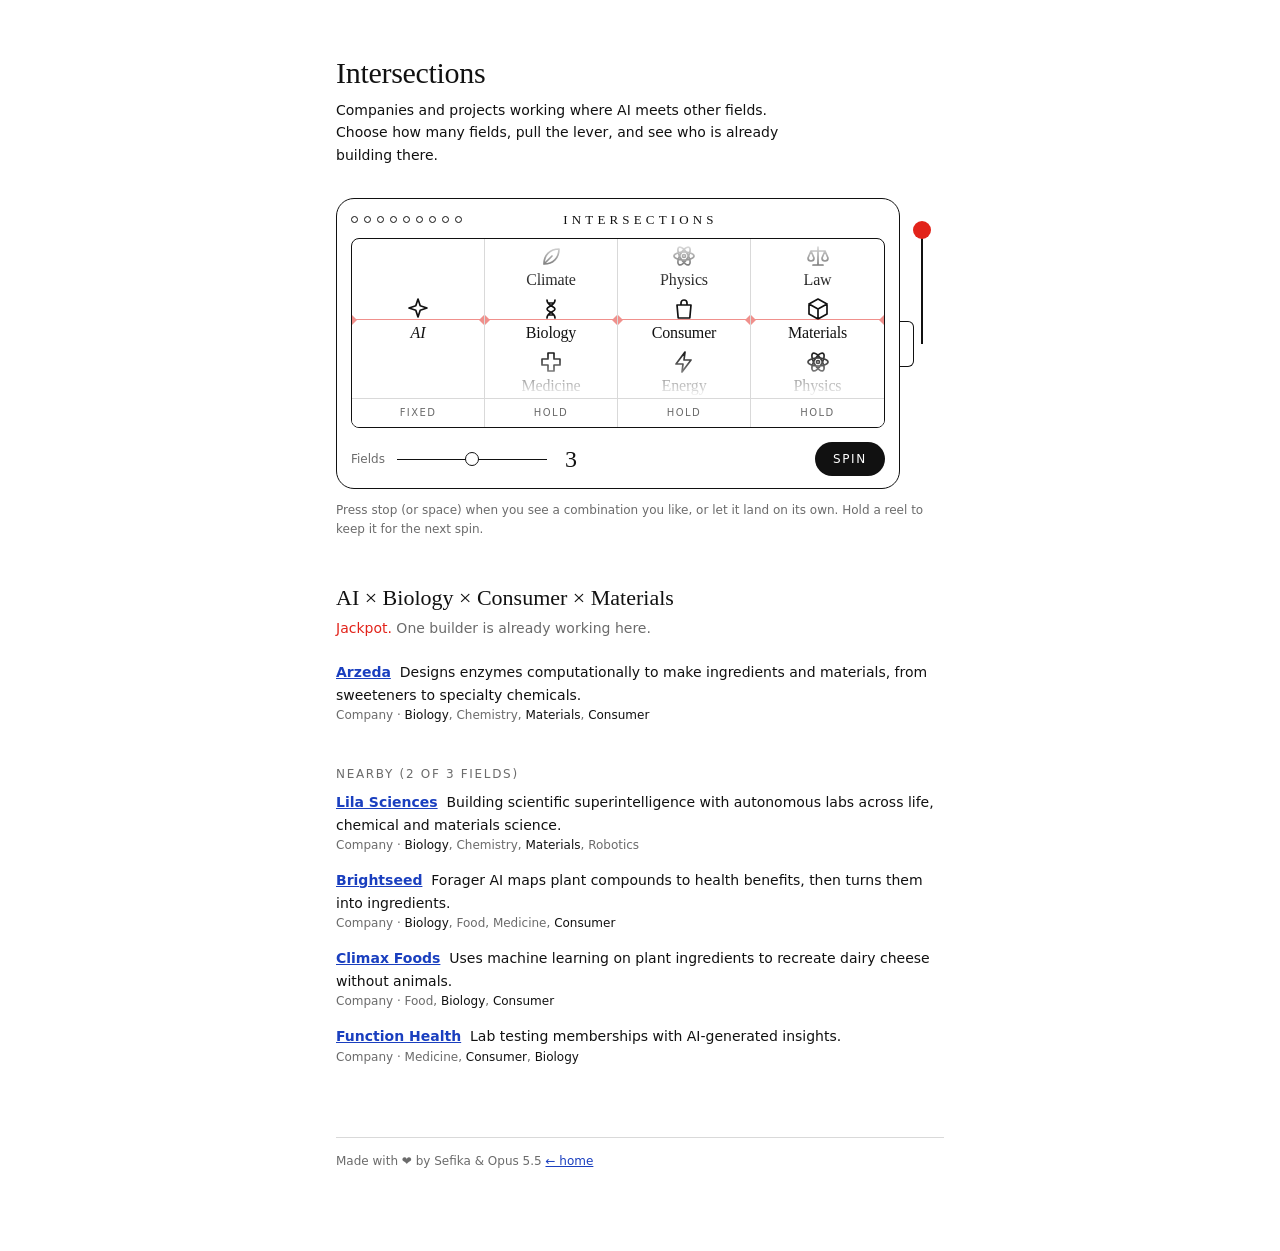
<file: intersections.html>
<!DOCTYPE html>
<html lang="en">
<head>
<meta charset="UTF-8">
<meta name="robots" content="noindex, nofollow">
<meta name="viewport" content="width=device-width, initial-scale=1.0">
<title>Intersections · Sefika Ozturk</title>
<meta name="description" content="A slot machine for finding companies and projects working where AI meets other fields.">
<meta property="og:title" content="Intersections">
<meta property="og:description" content="Pull the lever: AI × N fields, and who is already building there.">
<link rel="icon" href="data:image/svg+xml,<svg xmlns='http://www.w3.org/2000/svg' viewBox='0 0 100 100'><text y='.9em' font-size='90'>🌊</text></svg>">
<style>
/* Layout: one plain left-aligned column on white, Paul Graham style; a line-drawn slot machine is the only object on the page. */
:root {
  --paper: #ffffff;
  --ink: #111111;
  --soft: #6b6b6b;
  --hair: #d9d9d9;
  --red: #e2231a;
  --link: #1a3fbf;
  --serif: Georgia, "Times New Roman", Times, serif;
  --sans: Verdana, Geneva, "DejaVu Sans", sans-serif;
  color-scheme: light;
}
* { box-sizing: border-box; }
html, body { background: var(--paper); }
body { color: var(--ink); font: 14px/1.6 var(--sans); }
.page {
  max-width: 640px; margin: 0 auto;
  padding-left: max(16px, env(safe-area-inset-left, 0px));
  padding-right: max(16px, env(safe-area-inset-right, 0px));
  padding-block: 48px 72px;
}
h1 { font: 400 30px/1.1 var(--serif); margin: 0 0 10px; letter-spacing: -0.01em; }
.lede { margin: 0 0 32px; color: var(--ink); max-width: 34em; }
a { color: var(--link); }
a:focus-visible, button:focus-visible, input:focus-visible { outline: 2px solid var(--red); outline-offset: 2px; }

/* ---------- machine ---------- */
.machine { display: flex; align-items: stretch; gap: 0; }
.cabinet { flex: 1; min-width: 0; border: 1.5px solid var(--ink); border-radius: 18px; padding: 14px 14px 12px; }
.marquee { display: flex; justify-content: space-between; align-items: center; gap: 12px; margin-bottom: 12px; }
.marquee b { font: 400 13px/1 var(--serif); letter-spacing: .32em; text-transform: uppercase; }
.lights { display: flex; gap: 6px; }
.lights i { width: 7px; height: 7px; border-radius: 50%; border: 1px solid var(--ink); display: block; }
.spinning .lights i { animation: chase .9s steps(1) infinite; animation-delay: calc(var(--k) * 75ms); }
@keyframes chase { 0%, 30% { background: var(--red); border-color: var(--red); } 31%, 100% { background: transparent; } }
.jackpot .lights i { animation: flash .35s steps(1) 6; }
@keyframes flash { 0% { background: var(--red); border-color: var(--red); } 50% { background: transparent; border-color: var(--ink); } }
.marquee .win { font: 11px var(--sans); letter-spacing: .12em; text-transform: uppercase; color: var(--red); min-width: 6em; text-align: right; }

.reels { display: flex; flex-wrap: wrap; border: 1px solid var(--ink); border-radius: 8px; overflow: hidden; --fs: 18px; --h: 64px; }
.col { flex: 1 1 84px; min-width: 0; display: flex; flex-direction: column; border-right: 1px solid var(--hair); }
.col:last-child { border-right: 0; }
.reel { position: relative; height: calc(var(--h) * 3); overflow: hidden;
  -webkit-mask-image: linear-gradient(transparent, #000 30%, #000 70%, transparent);
  mask-image: linear-gradient(transparent, #000 30%, #000 70%, transparent); }
.payline { position: absolute; left: 0; right: 0; top: calc(var(--h) * 1.5); height: 0; border-top: 1px solid var(--red); opacity: .5; pointer-events: none; z-index: 2; }
.payline::before, .payline::after { content: ""; position: absolute; top: -5px; border: 5px solid transparent; }
.payline::before { left: 0; border-left-color: var(--red); }
.payline::after { right: 0; border-right-color: var(--red); }
.strip { position: absolute; left: 0; right: 0; top: 0; will-change: transform; }
.cell { height: var(--h); display: flex; flex-direction: column; align-items: center; justify-content: center; gap: calc(var(--fs) * .25); padding-inline: 4px; }
.cell svg { width: calc(var(--fs) * 1.5); height: calc(var(--fs) * 1.5); flex: none; }
.cell span { font: 400 var(--fs)/1 var(--serif); white-space: nowrap; letter-spacing: -0.01em; }
.moving .strip { filter: blur(1px); }
.col.ai .cell span { font-style: italic; }
.col.ai .strip { position: static; padding-top: var(--h); }
.hold { font: 10px/1 var(--sans); letter-spacing: .14em; text-transform: uppercase; background: var(--paper); color: var(--soft);
  border: 0; border-top: 1px solid var(--hair); padding: 9px 4px; cursor: pointer; }
.hold:hover { color: var(--ink); }
.hold[aria-pressed="true"] { background: var(--ink); color: var(--paper); }
.hold[disabled] { cursor: default; color: var(--hair); }
.col.ai .hold { color: var(--soft); cursor: default; }
.landed .strip { animation: thunk .28s ease-out; }
@keyframes thunk { 40% { transform: var(--t) translateY(3px); } }

.tray { display: flex; flex-wrap: wrap; align-items: center; gap: 10px 20px; margin-top: 14px; }
.tray label { font-size: 12px; color: var(--soft); }
.nwrap { display: flex; align-items: center; gap: 10px; }
.nval { font: 400 24px/1 var(--serif); width: 1em; text-align: center; font-variant-numeric: tabular-nums; }
input[type=range] { -webkit-appearance: none; appearance: none; width: 150px; height: 24px; background: transparent; cursor: pointer; }
input[type=range]::-webkit-slider-runnable-track { height: 1px; background: var(--ink); }
input[type=range]::-moz-range-track { height: 1px; background: var(--ink); }
input[type=range]::-webkit-slider-thumb { -webkit-appearance: none; width: 14px; height: 14px; margin-top: -7px; border-radius: 50%; background: var(--paper); border: 1.5px solid var(--ink); }
input[type=range]::-moz-range-thumb { width: 12px; height: 12px; border-radius: 50%; background: var(--paper); border: 1.5px solid var(--ink); }
.spin { margin-left: auto; font: 12px/1 var(--sans); letter-spacing: .14em; text-transform: uppercase; background: var(--ink); color: var(--paper); border: 0; border-radius: 99px; padding: 11px 18px; cursor: pointer; }
.spin.stop { background: var(--red); }

/* lever */
.lever { width: 44px; flex: none; position: relative; cursor: grab; touch-action: none; border: 0; background: none; padding: 0; }
.lever .base { position: absolute; left: 0; top: 50%; width: 14px; height: 46px; margin-top: -23px; border: 1.5px solid var(--ink); border-left: 0; border-radius: 0 6px 6px 0; }
.lever .arm { position: absolute; left: 13px; bottom: 50%; width: 18px; height: 42%; transform-origin: 50% 100%; transition: transform .35s cubic-bezier(.3,1.5,.5,1); }
.lever .arm::before { content: ""; position: absolute; left: 8px; top: 12px; bottom: 0; width: 1.5px; background: var(--ink); }
.lever .arm::after { content: ""; position: absolute; left: 0; top: 0; width: 18px; height: 18px; border-radius: 50%; background: var(--red); }
.lever.pulled .arm { transform: scaleY(-1); transition: transform .18s ease-in; }

.hint { margin: 12px 0 0; font-size: 12px; color: var(--soft); }

/* ---------- results ---------- */
.result { margin-top: 44px; }
.combo { font: 400 22px/1.25 var(--serif); margin: 0 0 6px; text-wrap: balance; }
.verdict { margin: 0 0 22px; color: var(--soft); }
.verdict b { color: var(--red); font-weight: 400; }
h2.sub { font: 12px var(--sans); letter-spacing: .14em; text-transform: uppercase; color: var(--soft); margin: 28px 0 10px; font-weight: 400; }
ul.list { list-style: none; margin: 0; padding: 0; }
ul.list li { padding: 0 0 14px; }
ul.list li a.name { font-weight: bold; }
.meta { display: block; font-size: 12px; color: var(--soft); }
.meta em { font-style: normal; color: var(--ink); }
.scout { font: inherit; color: var(--link); background: none; border: 0; padding: 0; text-decoration: underline; cursor: pointer; }
.scout[disabled] { color: var(--soft); cursor: progress; }
footer { margin-top: 56px; padding-top: 14px; border-top: 1px solid var(--hair); font-size: 12px; color: var(--soft); }

@media (max-width: 480px) {
  h1 { font-size: 26px; }
  .spin { margin-left: 0; }
}
@media (prefers-reduced-motion: reduce) {
  *, *::before, *::after { animation-duration: .01ms !important; animation-iteration-count: 1 !important; transition-duration: .01ms !important; }
}
</style>
</head>
<body>

<main class="page">
  <h1>Intersections</h1>
  <p class="lede">Companies and projects working where AI meets other fields. Choose how many fields, pull the lever, and see who is already building there.</p>

  <div class="machine" id="machine">
    <div class="cabinet">
      <div class="marquee"><div class="lights" id="lights"></div><b>Intersections</b><span class="win" id="win"></span></div>
      <div class="reels" id="reels"></div>
      <div class="tray">
        <div class="nwrap"><label for="n">Fields</label><input id="n" type="range" min="1" max="5" step="1" value="3"><span class="nval" id="nOut">3</span></div>
        <button class="spin" id="spin" type="button">Spin</button>
      </div>
    </div>
    <button class="lever" id="lever" type="button" aria-label="Pull the lever"><span class="base"></span><span class="arm"></span></button>
  </div>
  <p class="hint">Press stop (or space) when you see a combination you like, or let it land on its own. Hold a reel to keep it for the next spin.</p>

  <section class="result" aria-live="polite">
    <p class="combo" id="combo"></p>
    <p class="verdict" id="verdict"></p>
    <div id="list"></div>
  </section>

  <footer><span id="foot"></span> <a href="index.html">← home</a></footer>
</main>

<script>
(() => {
"use strict";
const c = (x, y, r) => `M${x - r} ${y}a${r} ${r} 0 1 0 ${2 * r} 0a${r} ${r} 0 1 0 ${-2 * r} 0`;
const FIELDS = {
  bio: ["Biology", "M8 3c0 6 8 6 8 9s-8 3-8 9M16 3c0 6-8 6-8 9s8 3 8 9M9.5 6h5M9.5 18h5"],
  chem: ["Chemistry", "M9 3h6M10 3v6L5 18a2 2 0 0 0 1.8 3h10.4A2 2 0 0 0 19 18l-5-9V3M7.5 14h9"],
  mat: ["Materials", "M12 2l9 5v10l-9 5-9-5V7zM3 7l9 5 9-5M12 12v10"],
  med: ["Medicine", "M9 3h6v6h6v6h-6v6H9v-6H3V9h6z"],
  neuro: ["Neuroscience", "M12 5a3 3 0 0 0-5.6-1.5A3 3 0 0 0 4 8a3 3 0 0 0 0 5 3 3 0 0 0 3 5 3 3 0 0 0 5 2V5zM12 5a3 3 0 0 1 5.6-1.5A3 3 0 0 1 20 8a3 3 0 0 1 0 5 3 3 0 0 1-3 5 3 3 0 0 1-5 2"],
  robo: ["Robotics", "M5 8h14v11H5zM12 8V4" + c(9, 13, 1.2) + c(15, 13, 1.2) + "M9.5 16.5h5M2 12v3M22 12v3"],
  mfg: ["Manufacturing", c(12, 12, 3) + c(12, 12, 7) + "M12 2v3M12 19v3M2 12h3M19 12h3M4.9 4.9l2.1 2.1M17 17l2.1 2.1M4.9 19.1 7 17M17 7l2.1-2.1"],
  energy: ["Energy", "M13 2 4 14h7l-1 8 9-12h-7z"],
  climate: ["Climate", "M5 20c0-9 6-15 15-15 0 9-6 15-15 15zM5 20l8-8"],
  ag: ["Agriculture", "M12 21v-9M12 12C12 8 9 6 5 6c0 4 3 6 7 6zM12 10c0-4 3-6 7-6 0 4-3 6-7 6zM6 21h12"],
  food: ["Food", "M3 11h18a9 9 0 0 1-18 0zM9 7c0-2 2-2 2-4M14 7c0-2 2-2 2-4"],
  consumer: ["Consumer", "M5 8h14l-1.2 13H6.2zM9 8V6a3 3 0 0 1 6 0v2"],
  fashion: ["Fashion", "M12 8a2 2 0 1 0-2-2M12 8v1l9 6.5V17H3v-1.5L12 9"],
  music: ["Music", "M9 18V5l11-2v13" + c(6, 18, 3) + c(17, 16, 3)],
  film: ["Film", "M3 4h18v16H3zM7 4v16M17 4v16M3 9h4M3 15h4M17 9h4M17 15h4"],
  games: ["Gaming", "M6 7h12a4 4 0 0 1 4 4v2a4 4 0 0 1-4 4H6a4 4 0 0 1-4-4v-2a4 4 0 0 1 4-4zM7 12h4M9 10v4" + c(15.5, 11, .8) + c(17.5, 13.5, .8)],
  edu: ["Education", "M2 9l10-5 10 5-10 5zM6 11v5c3 2.5 9 2.5 12 0v-5M22 9v6"],
  fin: ["Finance", "M3 21h18M6 17v-5M11 17V8M16 17v-7M4 9l5-5 4 3 7-5"],
  law: ["Law", "M12 3v18M7 21h10M5 7h14M5 7 2 14a3 3 0 0 0 6 0zM19 7l-3 7a3 3 0 0 0 6 0z"],
  space: ["Space", "M12 2c4 3 5 8 3 13H9C7 10 8 5 12 2zM9 15l-3 4h4M15 15l3 4h-4" + c(12, 9, 1.6)],
  defense: ["Defense", "M12 3l8 3v6c0 5-3.5 8-8 9-4.5-1-8-4-8-9V6z"],
  physics: ["Physics", c(12, 12, 1.5) + "M2 12a10 4 0 1 0 20 0a10 4 0 1 0-20 0M7 3.34a10 4 60 1 0 10 17.32a10 4 60 1 0-10-17.32M7 20.66a10 4-60 1 0 10-17.32a10 4-60 1 0-10 17.32"],
  math: ["Math", "M18 4H6l6 8-6 8h12"],
  built: ["Architecture", "M3 21h18M5 21V9l7-5 7 5v12M10 21v-6h4v6M9 11h1M14 11h1"],
  transport: ["Transport", "M3 16v-4l2-5h14l2 5v4zM3 16v3h3v-3M18 16v3h3v-3" + c(7, 13, 1) + c(17, 13, 1)],
};
const AI_PATH = "M12 2l2.2 6.8L21 11l-6.8 2.2L12 20l-2.2-6.8L3 11l6.8-2.2z";
const KEYS = Object.keys(FIELDS);
const icon = (k, extra = "") => `<svg viewBox="0 0 24 24" fill="none" stroke="currentColor" stroke-width="1.7" stroke-linecap="round" stroke-linejoin="round" aria-hidden="true" ${extra}><path d="${k === "ai" ? AI_PATH : FIELDS[k][1]}"/></svg>`;

const KIND = { C: "Company", L: "Research lab", P: "Project" };
const RAW = [
["Isomorphic Labs","C","bio chem med","Drug discovery company spun out of Google DeepMind, building on AlphaFold to model how molecules bind.","https://www.isomorphiclabs.com"],
["AlphaFold 3","P","bio chem","Google DeepMind and Isomorphic model that predicts how proteins sit together with DNA, RNA and small molecules.","https://alphafoldserver.com"],
["Recursion","C","bio med robo","Runs automated wet labs that image millions of cell experiments to train drug discovery models.","https://www.recursion.com"],
["Insilico Medicine","C","bio chem med","Generative models from target discovery to molecule design, with an AI-found drug candidate in mid-stage trials.","https://insilico.com"],
["Generate:Biomedicines","C","bio med","Generative protein design for new antibody and protein therapeutics.","https://generatebiomedicines.com"],
["Profluent","C","bio med","Protein language models; released OpenCRISPR-1, an AI-designed gene editor.","https://www.profluent.bio"],
["EvolutionaryScale","C","bio","Makers of ESM3, a frontier language model that reads and writes proteins.","https://www.evolutionaryscale.ai"],
["Evo 2","P","bio","Arc Institute and NVIDIA genome model trained on DNA from across the tree of life.","https://arcinstitute.org"],
["Ginkgo Bioworks","C","bio mfg robo ag med","Automated cell-programming foundry that pairs robotic labs with DNA and protein models for pharma, farms and industry.","https://www.ginkgobioworks.com"],
["Periodic Labs","C","physics mat chem robo","Founded by OpenAI and DeepMind alumni to discover new materials, like superconductors, using AI-run autonomous labs.",""],
["Lila Sciences","C","bio chem mat robo","Building scientific superintelligence with autonomous labs across life, chemical and materials science.","https://www.lila.ai"],
["Orbital Materials","C","mat chem climate","Generative models for new materials, starting with sorbents for carbon capture and data center cooling.","https://www.orbitalmaterials.com"],
["CuspAI","C","mat chem climate","Cambridge startup designing carbon capture materials with generative AI and molecular simulation.","https://www.cusp.ai"],
["GNoME","P","mat chem physics","Google DeepMind graph network that predicted 2.2 million new crystal structures.",""],
["MatterGen","P","mat chem","Microsoft Research diffusion model that generates inorganic materials with requested properties.",""],
["Aurora (Microsoft)","P","climate physics","Microsoft foundation model for the atmosphere, forecasting weather, air quality and cyclones.",""],
["WeatherNext","P","climate physics","Google DeepMind's family of AI weather models, grown out of GraphCast and GenCast.",""],
["Earth-2","P","climate physics","NVIDIA platform for kilometer-scale AI climate and weather simulation.",""],
["Inari","C","ag bio","Combines predictive design with multiplex gene editing to breed higher-yield seeds.","https://inari.com"],
["Carbon Robotics","C","ag robo","The LaserWeeder uses computer vision to find weeds and zap them with lasers instead of herbicide.","https://carbonrobotics.com"],
["Monarch Tractor","C","ag robo energy","Electric, driver-optional tractor that gathers crop data as it works.","https://www.monarchtractor.com"],
["Aigen","C","ag robo energy climate","Solar-powered field robots that weed crops autonomously.","https://www.aigen.io"],
["Climax Foods","C","food bio consumer","Uses machine learning on plant ingredients to recreate dairy cheese without animals.","https://climaxfoods.com"],
["NotCo","C","food consumer chem","Its Giuseppe model matches plant ingredients to the taste and texture of animal foods.","https://notco.com"],
["Shiru","C","food bio","Finds functional plant proteins for food ingredients with AI screening.","https://www.shiru.com"],
["Brightseed","C","bio food med consumer","Forager AI maps plant compounds to health benefits, then turns them into ingredients.","https://www.brightseedbio.com"],
["Arzeda","C","bio chem mat consumer","Designs enzymes computationally to make ingredients and materials, from sweeteners to specialty chemicals.","https://www.arzeda.com"],
["Osmo","C","chem neuro consumer fashion","Digitizing smell: models that map molecules to odor, used to create new fragrance molecules.","https://www.osmo.ai"],
["Suno","C","music consumer","Generates full songs, vocals included, from a text prompt.","https://suno.com"],
["Udio","C","music consumer","Text-to-music generator for producers and casual creators.","https://www.udio.com"],
["Endel","C","music neuro consumer med","Generates personalized soundscapes tuned for focus, relaxation and sleep.","https://endel.io"],
["Moises","C","music edu","Splits songs into stems for practice, remixing and learning.","https://moises.ai"],
["Runway","C","film consumer","Video generation and editing models used by filmmakers and studios.","https://runwayml.com"],
["Luma AI","C","film consumer","Video and 3D generation models, including Dream Machine.","https://lumalabs.ai"],
["Wonder Dynamics","C","film games","Autodesk-owned tool that drops CG characters into live footage automatically.",""],
["ElevenLabs","C","film consumer edu","Voice generation and dubbing across dozens of languages.","https://elevenlabs.io"],
["Synthesia","C","film edu","AI video presenters for company training and education content.","https://www.synthesia.io"],
["Inworld AI","C","games consumer","Engine for AI-driven game characters with memory and voice.","https://inworld.ai"],
["Scenario","C","games film","Generates game-ready art trained on a studio's own style.","https://www.scenario.com"],
["Latitude (AI Dungeon)","C","games consumer","Text adventures narrated live by language models.","https://latitude.io"],
["Duolingo Max","P","edu consumer games","Duolingo's tier with AI roleplay conversations and answer explanations.","https://www.duolingo.com"],
["Khanmigo","P","edu","Khan Academy's AI tutor and teaching assistant.","https://www.khanmigo.ai"],
["Speak","C","edu consumer","Language learning through spoken conversation with an AI tutor.","https://www.speak.com"],
["Hippocratic AI","C","med","Safety-focused voice agents for non-diagnostic patient care tasks.","https://www.hippocraticai.com"],
["Abridge","C","med","Turns doctor-patient conversations into clinical notes.","https://www.abridge.com"],
["Tempus","C","med bio","Pairs genomic sequencing with clinical data to guide cancer care.","https://www.tempus.com"],
["PathAI","C","med bio","AI pathology for reading tissue slides.","https://www.pathai.com"],
["Viz.ai","C","med neuro","Flags suspected strokes on brain scans and alerts care teams.","https://www.viz.ai"],
["Unlearn","C","med bio","Builds digital twins of patients to shrink clinical trial control arms.","https://www.unlearn.ai"],
["Neuralink","C","neuro med robo","Brain-computer interface implanted by a custom surgical robot; decodes intent into cursor control.","https://neuralink.com"],
["Synchron","C","neuro med","Brain-computer interface placed through blood vessels, with no open-brain surgery.","https://synchron.com"],
["Precision Neuroscience","C","neuro med mat","Thin-film brain interface that rests on the surface of the cortex.","https://precisionneuro.io"],
["Science Corp.","C","neuro med","Retinal implant for restoring vision, plus other neural interfaces.","https://science.xyz"],
["NewLimit","C","bio med","ML-guided screens for epigenetic reprogramming therapies against aging.","https://www.newlimit.com"],
["Retro Biosciences","C","bio med","Cell reprogramming for longevity; worked with OpenAI on a protein design model.","https://retro.bio"],
["Inceptive","C","bio med","Designs mRNA and other RNA molecules with deep learning.","https://inceptive.life"],
["Dyno Therapeutics","C","bio med","ML-designed capsids for delivering gene therapies.","https://www.dynotx.com"],
["Chai Discovery","C","bio chem med","Foundation models for molecular structure and antibody design.","https://www.chaidiscovery.com"],
["Iambic","C","chem med","AI-driven small molecule drug discovery with its own clinical pipeline.","https://www.iambic.ai"],
["Enveda","C","bio chem med","Maps nature's chemistry with metabolomics and ML to find new medicines.","https://www.enveda.com"],
["FutureHouse","L","bio chem","Nonprofit building AI scientists that read papers, plan experiments and reason about chemistry.","https://www.futurehouse.org"],
["Medra","C","robo bio","Physical AI that operates lab instruments the way a scientist would.",""],
["Automata","C","robo bio","Automated lab benches for biology and drug discovery.","https://automata.tech"],
["Solugen","C","chem bio mfg climate","Makes chemicals with engineered enzymes and metal catalysts instead of petroleum.","https://solugen.com"],
["Citrine Informatics","C","mat chem mfg","Materials and chemicals data platform for faster product development.","https://citrine.io"],
["Albert Invent","C","chem mat mfg","R&D platform that helps chemists predict formulations.","https://www.albertinvent.com"],
["SandboxAQ","C","physics chem mat med defense","Large quantitative models for chemistry, materials and medicine, plus GPS-free navigation.","https://www.sandboxaq.com"],
["Chemix","C","energy chem mat","AI-designed battery chemistries for electric vehicles.","https://www.chemix.ai"],
["Aionics","C","energy chem","Designs battery electrolytes with machine learning.","https://www.aionics.io"],
["Mitra Chem","C","energy mat chem mfg","ML-accelerated iron-based cathode materials for cheaper batteries.","https://www.mitrachem.com"],
["KoBold Metals","C","energy mat climate","Uses AI to find deposits of lithium, copper and other battery metals.","https://www.koboldmetals.com"],
["Fervo Energy","C","energy climate","Next-generation geothermal using horizontal drilling and fiber-optic data.","https://fervoenergy.com"],
["Tokamak plasma control","P","energy physics","DeepMind and EPFL used reinforcement learning to shape plasma inside a fusion reactor.",""],
["Aurora Solar","C","energy built","Designs rooftop solar systems from aerial imagery.","https://aurorasolar.com"],
["Overstory","C","energy climate space","Satellite imagery and AI to manage trees near power lines and cut wildfire risk.","https://www.overstory.com"],
["FireSat","P","space climate","Satellite constellation from Muon Space and Google Research to spot small wildfires early.","https://www.muonspace.com"],
["Planet","C","space climate ag","Daily satellite imagery of the whole planet, analyzed with ML.","https://www.planet.com"],
["Tomorrow.io","C","climate space","Weather intelligence company running its own radar satellites.","https://www.tomorrow.io"],
["Pachama","C","climate fin space","Verifies forest carbon projects with satellite data and ML.","https://pachama.com"],
["Sylvera","C","climate fin","Independent ratings for carbon credits.","https://www.sylvera.com"],
["Indigo Ag","C","ag bio climate fin","Microbial seed treatments plus a carbon program that pays farmers.","https://www.indigoag.com"],
["Kettle","C","fin climate","Reinsurance priced with machine-learned wildfire models.",""],
["ZestyAI","C","fin climate built","Property-level climate risk scores for insurers.","https://zesty.ai"],
["Tractable","C","fin transport","Assesses car and property damage from photos for insurers.","https://tractable.ai"],
["Harvey","C","law","AI platform for law firms and in-house legal teams.","https://www.harvey.ai"],
["Spellbook","C","law","Drafts and reviews contracts inside Word.","https://www.spellbook.legal"],
["EvenUp","C","law med","Turns medical records into personal injury demand letters.","https://www.evenuplaw.com"],
["Ramp","C","fin","Corporate cards and spend management with AI agents.","https://ramp.com"],
["Numerai","C","fin math","Hedge fund run on crowdsourced data science models.","https://numer.ai"],
["Harmonic","C","math","Aristotle, a model that writes formally verified math proofs.","https://harmonic.fun"],
["AlphaProof","P","math","DeepMind system that reached silver-medal level at the 2024 Math Olympiad.",""],
["AlphaEvolve","P","math physics","DeepMind coding agent that found new algorithms and math constructions.",""],
["Figure","C","robo mfg consumer","Humanoid robots, tested on car factory lines and aimed at homes.","https://www.figure.ai"],
["Physical Intelligence","C","robo","General-purpose robot foundation models.","https://www.physicalintelligence.company"],
["1X","C","robo consumer","NEO, a humanoid robot built for the home.","https://www.1x.tech"],
["Agility Robotics","C","robo mfg transport","Digit humanoid moving totes in warehouses.","https://agilityrobotics.com"],
["Bright Machines","C","mfg robo","Software-defined robotic assembly for electronics.","https://www.brightmachines.com"],
["Hadrian","C","mfg defense space robo","Automated factories for aerospace and defense parts.","https://www.hadrian.co"],
["Machina Labs","C","mfg robo mat defense","Robots that form sheet metal into parts without dies.","https://machinalabs.ai"],
["Divergent","C","mfg mat transport","Generative design plus 3D printing for car and aerospace structures.","https://www.divergent3d.com"],
["Zoo","C","mfg","Text-to-CAD and a programmable CAD engine.","https://zoo.dev"],
["Vizcom","C","mfg consumer fashion","Turns industrial design sketches into finished renders.","https://www.vizcom.ai"],
["PhysicsX","C","physics mfg energy","AI models that stand in for slow engineering simulations.","https://www.physicsx.ai"],
["Anduril","C","defense robo space","Autonomous defense systems tied together by its Lattice software.","https://www.anduril.com"],
["Shield AI","C","defense robo","Hivemind, an AI pilot for drones and aircraft.","https://shield.ai"],
["Skydio","C","robo defense built","Autonomous drones for inspection and public safety.","https://www.skydio.com"],
["Zipline","C","robo med transport","Autonomous drones delivering medicine and packages.","https://www.flyzipline.com"],
["Waymo","C","transport robo consumer","Fully driverless ride-hailing in several US cities.","https://waymo.com"],
["Wayve","C","transport robo","End-to-end learned driving software.","https://wayve.ai"],
["Aurora Innovation","C","transport robo","Driverless trucks hauling freight in Texas.","https://aurora.tech"],
["ICON","C","built robo mat space","3D-printed homes, an AI architect called Vitruvius, and lunar construction work with NASA.","https://www.iconbuild.com"],
["Built Robotics","C","built robo energy","Autonomous pile drivers for utility-scale solar farms.","https://www.builtrobotics.com"],
["Dusty Robotics","C","built robo","Robots that print building layouts directly onto construction floors.","https://www.dustyrobotics.com"],
["TestFit","C","built fin","Generative site planning for real estate deals.","https://www.testfit.io"],
["Miso Robotics","C","food robo consumer","Flippy, a robotic fry cook for restaurant kitchens.","https://misorobotics.com"],
["Chef Robotics","C","food robo mfg","Robots that assemble meals on food production lines.","https://www.chefrobotics.ai"],
["Afresh","C","food consumer climate","Fresh-food ordering for grocers that cuts waste.","https://www.afresh.com"],
["Winnow","C","food climate","Cameras over kitchen bins that track and cut food waste.","https://www.winnowsolutions.com"],
["AMP","C","robo climate","AI sorting robots for recycling facilities.",""],
["Greyparrot","C","climate robo","Computer vision that monitors waste streams at recycling plants.","https://www.greyparrot.ai"],
["Refiberd","C","fashion climate mat","Identifies textile fibers with AI so clothing can be recycled.","https://www.refiberd.com"],
["Smartex","C","fashion mfg","Spots fabric defects on knitting machines in real time.","https://www.smartex.ai"],
["Unspun","C","fashion mfg robo","3D weaving machines for made-to-order garments.","https://www.unspun.io"],
["Daydream","C","fashion consumer","Chat-based fashion shopping across thousands of brands.",""],
["Doji","C","fashion consumer","Virtual try-on with a personal avatar.",""],
["Stitch Fix","C","fashion consumer","Personal styling driven by data science.","https://www.stitchfix.com"],
["Oura","C","consumer med","Smart ring with an AI health advisor.","https://ouraring.com"],
["Function Health","C","med consumer bio","Lab testing memberships with AI-generated insights.","https://www.functionhealth.com"],
["Neko Health","C","med consumer","Full-body scanning clinics that use AI for analysis.","https://www.nekohealth.com"],
["Sword Health","C","med consumer","Digital physical therapy guided by AI.","https://swordhealth.com"],
["Earth Species Project","L","bio climate","Nonprofit using ML to decode animal communication.","https://www.earthspecies.org"],
["Project CETI","L","bio","Using ML to understand how sperm whales communicate.","https://www.projectceti.org"],
["Basecamp Research","C","bio climate","Gathers biodiversity data worldwide to train protein design models.","https://www.basecamp-research.com"],
["Midjourney","C","consumer film fashion","Image generation used across art, design and fashion.","https://www.midjourney.com"],
["Lightmatter","C","physics mfg","Photonic chips that move AI data with light.","https://lightmatter.co"],
["Quantinuum","C","physics chem","Quantum computing company combining its hardware with AI.","https://www.quantinuum.com"],
];
const DATA = RAW.map(([name, k, tags, blurb, url]) => ({ name, kind: KIND[k], tags: tags.split(" "), blurb, url: url || "https://www.google.com/search?q=" + encodeURIComponent(name + " AI") }));


const $ = (s) => document.querySelector(s);
const reelsEl = $("#reels"), machine = $("#machine"), spinBtn = $("#spin"), leverEl = $("#lever");
const nInput = $("#n"), nOut = $("#nOut"), win = $("#win");
const BASE = [0, 22, 19, 16, 14, 13];
const reduce = matchMedia("(prefers-reduced-motion: reduce)").matches;
const CYCLES = 5;
const shuffle = (a) => { a = a.slice(); for (let i = a.length - 1; i > 0; i--) { const j = Math.random() * (i + 1) | 0; [a[i], a[j]] = [a[j], a[i]]; } return a; };
const esc = (s) => String(s).replace(/[&<>"]/g, ch => ({ "&": "&amp;", "<": "&lt;", ">": "&gt;", '"': "&quot;" }[ch]));
$("#lights").innerHTML = Array.from({ length: 9 }, (_, k) => `<i style="--k:${k}"></i>`).join("");
$("#foot").textContent = "Made with ❤️ by Sefika & Opus 5.5";

let N = 3, reels = [], spinning = false, autoTimer = 0, rafId = 0, last = 0, H = 64, sampleFn = null;

function size() {
  const w = reelsEl.clientWidth || 560;
  const perRow = Math.max(1, Math.min(N + 1, Math.floor(w / 84)));
  const colW = w / perRow;
  const fs = Math.max(11, Math.min(BASE[N], colW / 7.2));
  H = Math.round(fs * 3.3);
  reelsEl.style.setProperty("--fs", fs + "px");
  reelsEl.style.setProperty("--h", H + "px");
  reels.forEach(r => { r.offset = r.idx * H; paint(r); });
}
function paint(r) {
  const cycle = r.order.length * H;
  const t = `translateY(${-(r.offset + cycle - H)}px)`;
  r.strip.style.transform = t; r.strip.style.setProperty("--t", t);
}
function build(start) {
  const kept = reels.filter(r => r.held).map(r => r.field).slice(0, N);
  reelsEl.innerHTML = `<div class="col ai"><div class="reel"><div class="payline"></div><div class="strip"><div class="cell">${icon("ai")}<span>AI</span></div></div></div><button class="hold" type="button" disabled tabindex="-1">Fixed</button></div>`;
  reels = [];
  for (let i = 0; i < N; i++) {
    const col = document.createElement("div"); col.className = "col";
    const order = shuffle(KEYS);
    let cells = "";
    for (let k = 0; k < CYCLES; k++) for (const key of order) cells += `<div class="cell">${icon(key)}<span>${FIELDS[key][0]}</span></div>`;
    col.innerHTML = `<div class="reel"><div class="payline"></div><div class="strip">${cells}</div></div><button class="hold" type="button" aria-pressed="false">Hold</button>`;
    reelsEl.append(col);
    const field = kept[i] || (start && start[i]) || order[i];
    const r = { col, strip: col.querySelector(".strip"), btn: col.querySelector(".hold"), order, field, idx: order.indexOf(field), offset: 0, held: i < kept.length, moving: false, anim: null, speed: 0 };
    r.btn.addEventListener("click", () => { if (spinning) return; r.held = !r.held; syncHold(r); });
    syncHold(r);
    reels.push(r);
  }
  size();
}
function syncHold(r) {
  r.btn.setAttribute("aria-pressed", r.held);
  r.btn.textContent = r.held ? "Held" : "Hold";
  r.btn.setAttribute("aria-label", `${r.held ? "Release" : "Hold"} ${FIELDS[r.field][0]}`);
}

/* ---------- spinning ---------- */
function startSpin() {
  if (spinning) return;
  let free = reels.filter(r => !r.held);
  if (!free.length) { reels.forEach(r => { r.held = false; syncHold(r); }); free = reels; }
  spinning = true;
  machine.classList.add("spinning"); machine.classList.remove("jackpot");
  spinBtn.textContent = "Stop"; spinBtn.classList.add("stop");
  win.textContent = "";
  reels.forEach(r => r.btn.disabled = true);
  free.forEach((r, i) => { r.moving = true; r.anim = null; r.speed = H * (reduce ? 5 : 11 + Math.random() * 4 + i); r.col.classList.add("moving"); r.col.classList.remove("landed"); });
  $("#verdict").textContent = "Spinning…";
  clearTimeout(autoTimer);
  autoTimer = setTimeout(() => stopSpin(true), reduce ? 800 : 4000 + Math.random() * 2500);
  last = performance.now();
  cancelAnimationFrame(rafId); rafId = requestAnimationFrame(tick);
}
function pickTarget() {
  const held = reels.filter(r => r.held).map(r => r.field);
  const pool = DATA.filter(d => d.tags.length >= N && held.every(h => d.tags.includes(h)));
  if (!pool.length) return null;
  const d = pool[Math.random() * pool.length | 0];
  return shuffle(d.tags.filter(t => !held.includes(t))).slice(0, N - held.length);
}
function stopSpin(auto) {
  if (!spinning) return;
  clearTimeout(autoTimer);
  spinBtn.textContent = "…";
  const free = reels.filter(r => r.moving && !r.anim);
  const targets = auto ? pickTarget() : null;
  const used = new Set(reels.filter(r => r.held).map(r => r.field));
  free.forEach((r, i) => setTimeout(() => {
    const cycle = r.order.length * H;
    let dest;
    if (targets && targets[i] && !used.has(targets[i])) {
      dest = r.order.indexOf(targets[i]) * H;
      while (dest < r.offset + 2 * H) dest += cycle;
    } else {
      let k = Math.ceil(r.offset / H);
      while (used.has(r.order[k % r.order.length])) k++;
      dest = k * H;
    }
    const idx = Math.round(dest / H) % r.order.length;
    used.add(r.order[idx]);
    r.anim = { from: r.offset, to: dest, t0: performance.now(), dur: reduce ? 100 : Math.max(450, Math.min(1300, (dest - r.offset) / r.speed * 2000)), idx };
  }, i * (auto ? 340 : 240)));
}
const easeOutBack = (t) => { const s = 1.1; t -= 1; return t * t * ((s + 1) * t + s) + 1; };
function tick(now) {
  const dt = Math.min(.05, (now - last) / 1000); last = now;
  let any = false;
  for (const r of reels) {
    if (!r.moving) continue;
    any = true;
    const cycle = r.order.length * H;
    if (r.anim) {
      const t = Math.min(1, (now - r.anim.t0) / r.anim.dur);
      r.offset = r.anim.from + (r.anim.to - r.anim.from) * easeOutBack(t);
      if (t > .5) r.col.classList.remove("moving");
      if (t >= 1) { r.idx = r.anim.idx; r.field = r.order[r.idx]; r.offset = r.idx * H; r.moving = false; r.anim = null; r.col.classList.add("landed"); syncHold(r); }
    } else {
      r.offset += r.speed * dt;
      if (r.offset >= cycle) r.offset -= cycle;
    }
    paint(r);
  }
  if (any) rafId = requestAnimationFrame(tick);
  else if (spinning) finish();
}
function finish() {
  spinning = false;
  machine.classList.remove("spinning");
  spinBtn.textContent = "Spin"; spinBtn.classList.remove("stop");
  reels.forEach(r => r.btn.disabled = false);
  render(true);
}
function toggle() { spinning ? stopSpin(false) : startSpin(); }
spinBtn.addEventListener("click", toggle);
document.addEventListener("keydown", (e) => {
  if (e.code !== "Space" || e.target.closest("input, button, a")) return;
  e.preventDefault(); toggle();
});

/* lever: click or drag down */
let dragY = null;
function pullLever() {
  leverEl.classList.add("pulled");
  setTimeout(() => leverEl.classList.remove("pulled"), 260);
  toggle();
}
leverEl.addEventListener("pointerdown", (e) => { dragY = e.clientY; leverEl.setPointerCapture(e.pointerId); });
leverEl.addEventListener("pointerup", (e) => { if (dragY !== null) { dragY = null; pullLever(); } });
leverEl.addEventListener("pointercancel", () => { dragY = null; });
leverEl.addEventListener("keydown", (e) => { if (e.key === "Enter" || e.key === " ") { e.preventDefault(); pullLever(); } });

nInput.addEventListener("input", () => {
  N = +nInput.value; nOut.textContent = N;
  spinning = false; clearTimeout(autoTimer); cancelAnimationFrame(rafId);
  machine.classList.remove("spinning");
  build();
  startSpin();
});
addEventListener("resize", size);

/* ---------- results ---------- */
const combo = () => reels.map(r => r.field);
function item(d, set, scouted) {
  const tags = d.tags.filter(t => FIELDS[t]).map(t => set.has(t) ? `<em>${FIELDS[t][0]}</em>` : FIELDS[t][0]).join(", ");
  return `<li><a class="name" href="${esc(d.url)}" target="_blank" rel="noopener">${esc(d.name)}</a> &nbsp;${esc(d.blurb)}<span class="meta">${esc(d.kind)}${tags ? " · " + tags : ""}${scouted ? " · suggested by Claude" : ""}</span></li>`;
}
function render(fromSpin) {
  const set = new Set(combo());
  $("#combo").textContent = "AI × " + combo().map(k => FIELDS[k][0]).join(" × ");
  const exact = DATA.filter(d => [...set].every(f => d.tags.includes(f)));
  const near = N === 1 ? [] : DATA.filter(d => !exact.includes(d))
    .map(d => ({ d, o: d.tags.filter(t => set.has(t)).length }))
    .filter(x => x.o >= Math.max(1, N - 1))
    .sort((a, b) => b.o - a.o || b.d.tags.length - a.d.tags.length)
    .slice(0, 8).map(x => x.d);
  const v = $("#verdict");
  v.innerHTML = exact.length
    ? `<b>Jackpot.</b> ${exact.length === 1 ? "One builder is" : exact.length + " builders are"} already working here.`
    : `No one on the list sits exactly here yet.${near.length ? " These are the closest." : ""}`;
  if (sampleFn) v.innerHTML += ` <button class="scout" id="scoutBtn" type="button">Ask Claude for more</button>`;
  let html = "";
  if (exact.length) html += `<ul class="list">${exact.map(d => item(d, set)).join("")}</ul>`;
  if (near.length) html += `<h2 class="sub">${exact.length ? "Nearby" : "Closest"} (${N - 1} of ${N} fields)</h2><ul class="list">${near.map(d => item(d, set)).join("")}</ul>`;
  html += `<div id="scoutOut"></div>`;
  $("#list").innerHTML = html;
  const b = $("#scoutBtn"); if (b) b.addEventListener("click", scout);
  if (fromSpin && exact.length) { win.textContent = "Jackpot"; machine.classList.remove("jackpot"); void machine.offsetWidth; machine.classList.add("jackpot"); }
}

/* ---------- Ask Claude ---------- */
let ctl = null;
async function scout() {
  const btn = $("#scoutBtn"), out = $("#scoutOut");
  if (!btn || !sampleFn) return;
  const names = combo().map(k => FIELDS[k][0]);
  const set = new Set(combo());
  const known = DATA.filter(d => d.tags.some(t => set.has(t))).map(d => d.name).join(", ");
  btn.disabled = true; btn.textContent = "Asking Claude…";
  ctl?.abort(); ctl = new AbortController();
  const prompt = `List up to 6 real companies, research labs or named research projects that use AI at the intersection of ALL of these fields: AI, ${names.join(", ")}.
Only include ones you are confident actually exist. Skip these, which are already listed: ${known}.
If none genuinely sit at this intersection, return []. Do not invent names.
Reply with only a JSON array of objects: {"name": string, "kind": "Company" | "Research lab" | "Project", "blurb": string (max 22 words, plain), "fields": string[] (subset of: ${KEYS.join(", ")}), "url": string or null (official homepage only if you are sure)}.`;
  try {
    const list = await sampleFn.json(prompt, { signal: ctl.signal });
    const items = (Array.isArray(list) ? list : []).filter(x => x && x.name).slice(0, 6).map(x => ({
      name: String(x.name), kind: String(x.kind || "Company"), blurb: String(x.blurb || ""),
      tags: (Array.isArray(x.fields) ? x.fields : []).filter(f => FIELDS[f]),
      url: typeof x.url === "string" && /^https:\/\//.test(x.url) ? x.url : "https://www.google.com/search?q=" + encodeURIComponent(x.name),
    }));
    out.innerHTML = `<h2 class="sub">From Claude (check these)</h2>` + (items.length ? `<ul class="list">${items.map(d => item(d, set, true)).join("")}</ul>` : `<p class="verdict">Claude couldn't name anyone it was sure about. Open ground.</p>`);
  } catch (e) {
    if (e && e.code === "cancelled") return;
    const msg = { not_granted: "This needs your permission to use Claude.", rate_limited: "Too many requests. Try again in a minute.", invalid_json: "The answer came back garbled. Try again." }[e && e.code] || "That didn't work. Try again.";
    out.innerHTML = `<p class="verdict">${msg}</p>`;
    if (e && (e.code === "not_granted" || e.code === "sampling_disabled")) sampleFn = null;
  } finally {
    const b = $("#scoutBtn"); if (b) { b.disabled = false; b.textContent = "Ask Claude again"; }
  }
}
(async () => {
  try { sampleFn = window.claude ? await window.claude.use("sample") : null; } catch { sampleFn = null; }
  if (sampleFn && !spinning) render(false);
})();

build(["bio", "consumer", "mat"]);
render(false);
})();
</script>

</body>
</html>
</file>
